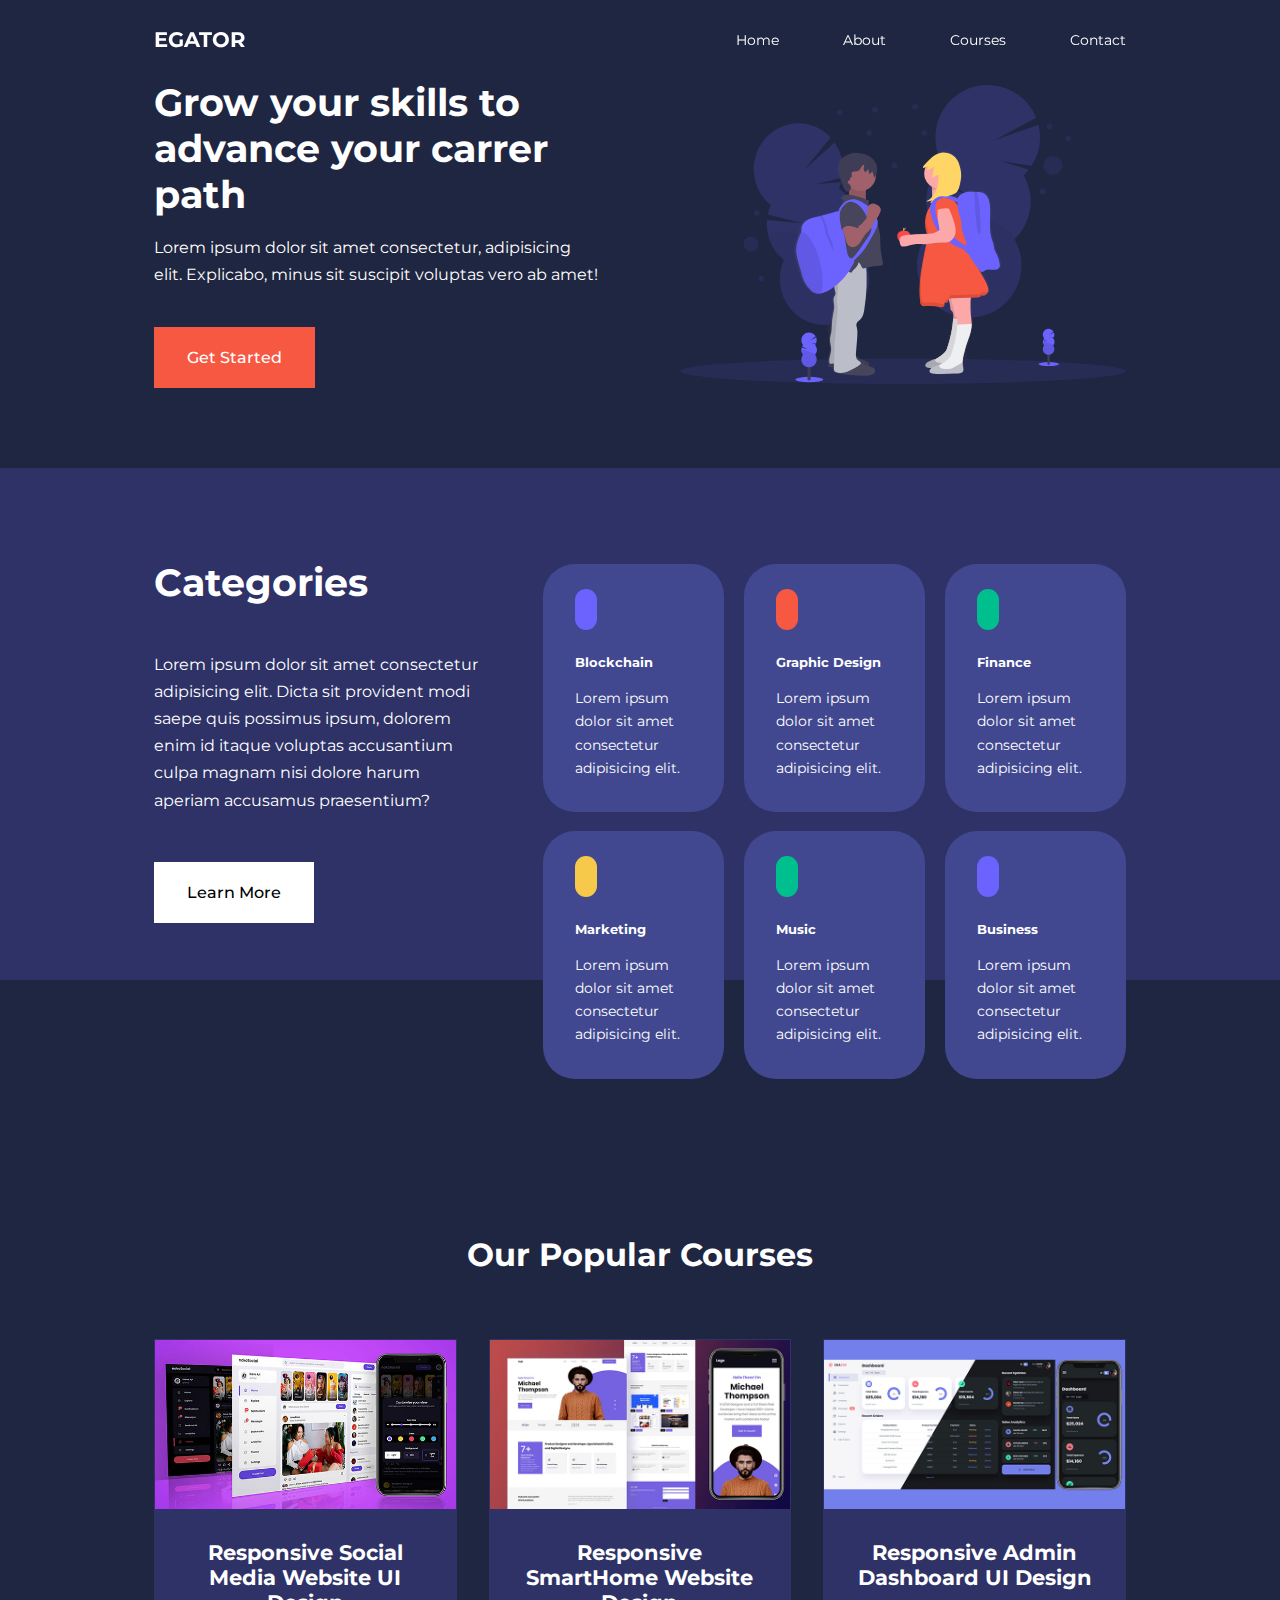
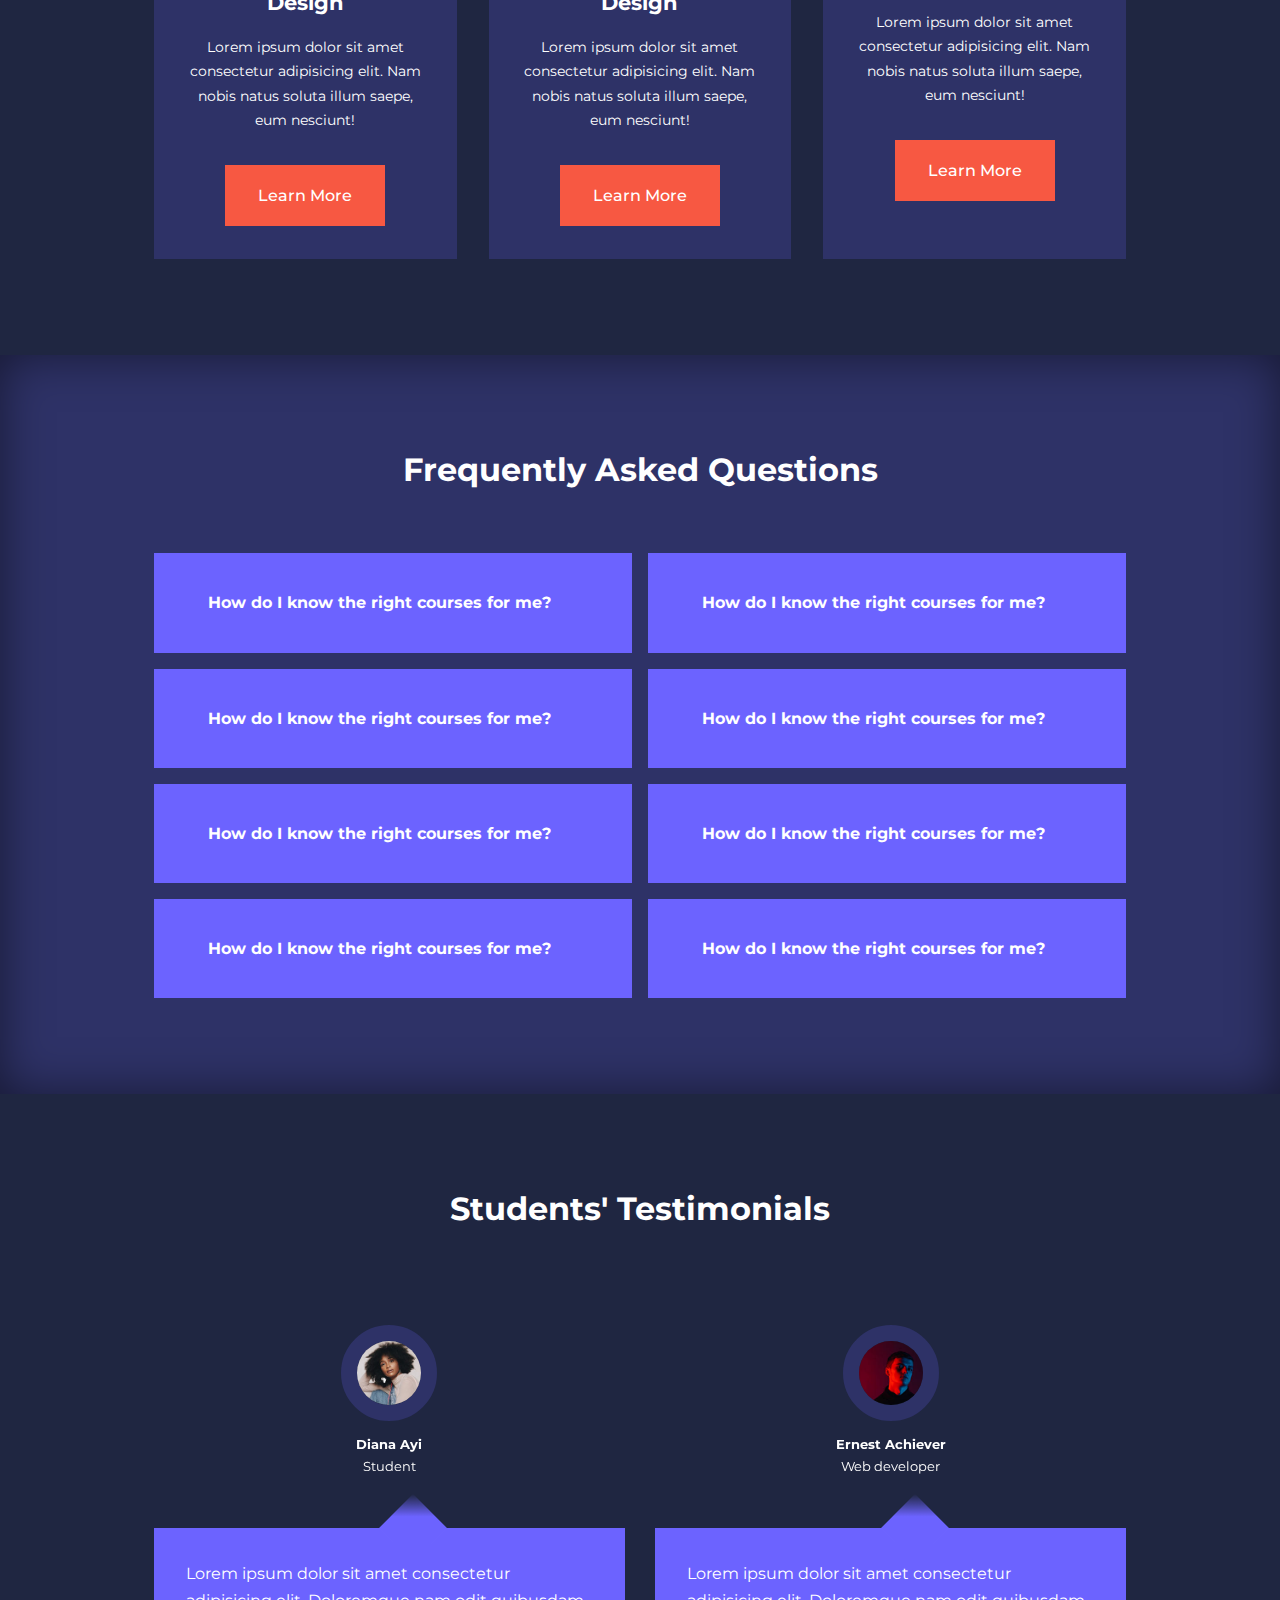
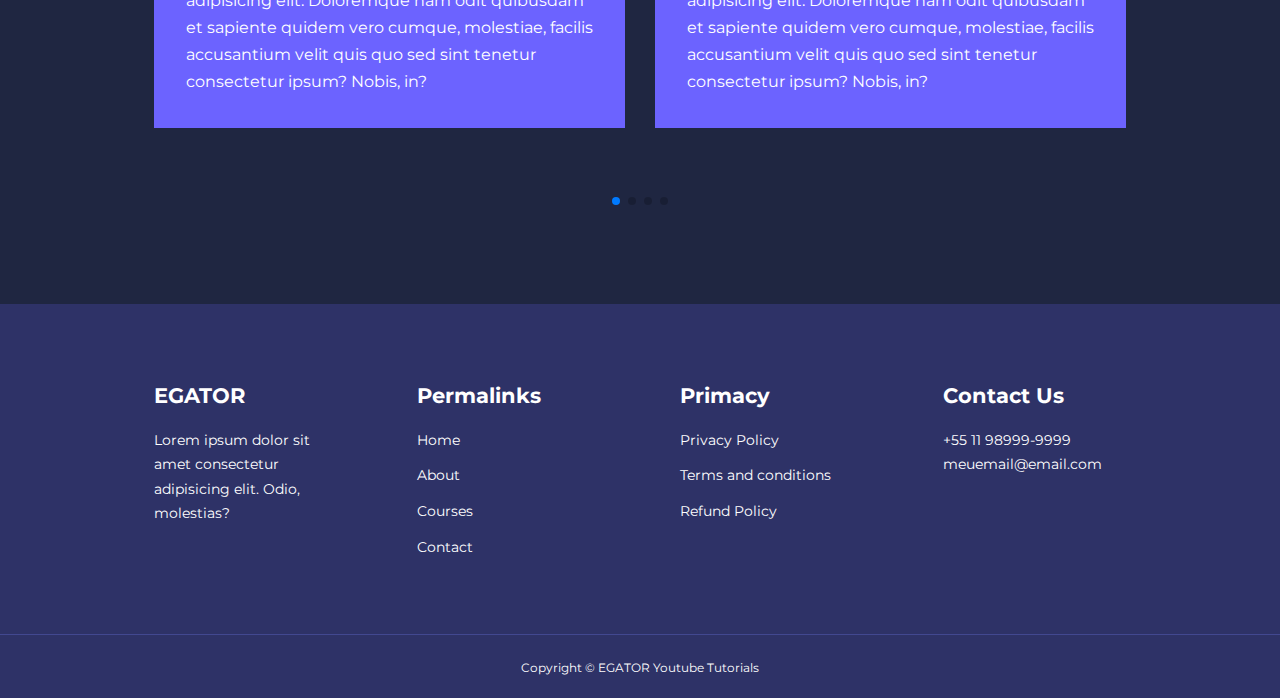
<file: index.html>
<!DOCTYPE html>
<html lang="pt-br">
<head>
    <meta charset="UTF-8">
    <meta http-equiv="X-UA-Compatible" content="IE=edge">
    <meta name="viewport" content="width=device-width, initial-scale=1.0">
    <title>Website Educação</title>
    <!-- ICONSCOUT CDN -->
    <link rel="stylesheet" href="https://unicons.iconscout.com/release/v2.1.6/css/unicons.css">
    <!-- GOOGLE FONTS (MONTSERRAT) -->
    <link rel="preconnect" href="https://fonts.googleapis.com">
    <link rel="preconnect" href="https://fonts.gstatic.com" crossorigin>
    <link href="https://fonts.googleapis.com/css2?family=Montserrat:wght@300;400;500;600;700;800;900&display=swap" rel="stylesheet">
    <!-- SWIPER JS -->
    <link rel="stylesheet" href="https://cdn.jsdelivr.net/npm/swiper@8/swiper-bundle.min.css"/>
    
    <link rel="stylesheet" href="./css/style.css">
</head>
<body>
     <!-- ========================= NAVBAR ================== -->
    <nav>
        <div class="container nav__container">
            <a href="index.html"><h4>EGATOR</h4></a>
            <ul class="nav__menu">
                <li><a href="index.html">Home</a></li>
                <li><a href="about.html">About</a></li>
                <li><a href="courses.html">Courses</a></li>
                <li><a href="contact.html">Contact</a></li>
            </ul>
            <button id="open-menu-btn"><i class="uil uil-bars"></i></button>
            <button id="close-menu-btn"><i class="uil uil-multiply"></i></button>
        </div>
    </nav>
    <!-- ========================= END OF NAVBAR ================== -->

    <!-- ========================= HEADER ================== -->
    <header>
        <div class="container header__container">
            <div class="header__left">
                <h1>Grow your skills to advance your carrer path</h1>
                <p>Lorem ipsum dolor sit amet consectetur, adipisicing elit. Explicabo, minus sit suscipit voluptas vero ab amet!</p>
                <a href="courses.html" class="btn btn-primary">Get Started</a>
            </div>
            <div class="header__right">
                <div class="header__right-image">
                    <img src="images/header.svg" alt="">
                </div>
            </div>
        </div>
    </header>
       <!-- ========================= END OF HEADER ================== -->


    <section class="categories">
        <div class="container categories__container">
            <div class="categories__left">
                <h1>Categories</h1>
                <p>
                    Lorem ipsum dolor sit amet consectetur adipisicing elit. Dicta sit provident modi saepe quis possimus ipsum, dolorem enim id itaque voluptas accusantium culpa magnam nisi dolore harum aperiam accusamus praesentium?
                </p>
                <a href="#" class="btn">Learn More</a>
            </div>

            <div class="categories__right">
                <article class="category">
                    <span class="category__icon"><i class="uil uil-bitcoin-circle"></i></span>
                    <h5>Blockchain</h5>
                    <p>Lorem ipsum dolor sit amet consectetur adipisicing elit.</p>
                </article>

                <article class="category">
                    <span class="category__icon"><i class="uil uil-palette"></i></span>
                    <h5>Graphic Design</h5>
                    <p>Lorem ipsum dolor sit amet consectetur adipisicing elit.</p>
                </article>

                <article class="category">
                    <span class="category__icon"><i class="uil uil-usd-circle"></i></span>
                    <h5>Finance</h5>
                    <p>Lorem ipsum dolor sit amet consectetur adipisicing elit.</p>
                </article>

                <article class="category">
                    <span class="category__icon"><i class="uil uil-megaphone"></i></span>
                    <h5>Marketing</h5>
                    <p>Lorem ipsum dolor sit amet consectetur adipisicing elit.</p>
                </article>

                <article class="category">
                    <span class="category__icon"><i class="uil uil-music"></i></span>
                    <h5>Music</h5>
                    <p>Lorem ipsum dolor sit amet consectetur adipisicing elit.</p>
                </article>

                <article class="category">
                    <span class="category__icon"><i class="uil uil-puzzle-piece"></i></span>
                    <h5>Business</h5>
                    <p>Lorem ipsum dolor sit amet consectetur adipisicing elit.</p>
                </article>
            </div>
        </div>
    </section>

    <!-- ========================= END OF CATEGORIES ================== -->

    <section class="courses">
        <h2>Our Popular Courses</h2>
        <div class="container courses__container">
            <article class="course">
                <div class="course__image">
                    <img src="./images/course1.jpg" alt="course 1">
                </div>
                <div class="course__info">
                    <h4>Responsive Social Media Website UI Design</h4>
                    <p>Lorem ipsum dolor sit amet consectetur adipisicing elit. Nam nobis natus soluta illum saepe, eum nesciunt!</p>
                    <a href="courses.html" class="btn btn-primary">Learn More</a>
                </div>
            </article>

            <article class="course">
                <div class="course__image">
                    <img src="./images/course2.jpg" alt="course 2">
                </div>
                <div class="course__info">
                    <h4>Responsive SmartHome Website Design</h4>
                    <p>Lorem ipsum dolor sit amet consectetur adipisicing elit. Nam nobis natus soluta illum saepe, eum nesciunt!</p>
                    <a href="courses.html" class="btn btn-primary">Learn More</a>
                </div>
            </article>

            <article class="course">
                <div class="course__image">
                    <img src="./images/course3.jpg" alt="course 3">
                </div>
                <div class="course__info">
                    <h4>Responsive Admin Dashboard UI Design</h4>
                    <p>Lorem ipsum dolor sit amet consectetur adipisicing elit. Nam nobis natus soluta illum saepe, eum nesciunt!</p>
                    <a href="courses.html" class="btn btn-primary">Learn More</a>
                </div>
            </article>
        </div>
    </section>

    <!-- ========================= END OF COURSES ================== -->

    <section class="faqs">
        <h2>Frequently Asked Questions</h2>
        <div class="container faqs__container">
            <article class="faq">
                <div class="faq__icon"><i class="uil uil-plus"></i></div>
                <div class="question__answer">
                    <h4>How do I know the right courses for me?</h4>
                    <p>Lorem ipsum dolor sit amet consectetur adipisicing elit. Ut a perferendis tempora soluta consectetur iure, repellat ad modi nulla blanditiis voluptas necessitatibus perspiciatis fugiat temporibus animi dolorum voluptatum placeat quia?</p>
                </div>
            </article>

            <article class="faq">
                <div class="faq__icon"><i class="uil uil-plus"></i></div>
                <div class="question__answer">
                    <h4>How do I know the right courses for me?</h4>
                    <p>Lorem ipsum dolor sit amet consectetur adipisicing elit. Ut a perferendis tempora soluta consectetur iure, repellat ad modi nulla blanditiis voluptas necessitatibus perspiciatis fugiat temporibus animi dolorum voluptatum placeat quia?</p>
                </div>
            </article>

            <article class="faq">
                <div class="faq__icon"><i class="uil uil-plus"></i></div>
                <div class="question__answer">
                    <h4>How do I know the right courses for me?</h4>
                    <p>Lorem ipsum dolor sit amet consectetur adipisicing elit. Ut a perferendis tempora soluta consectetur iure, repellat ad modi nulla blanditiis voluptas necessitatibus perspiciatis fugiat temporibus animi dolorum voluptatum placeat quia?</p>
                </div>
            </article>

            <article class="faq">
                <div class="faq__icon"><i class="uil uil-plus"></i></div>
                <div class="question__answer">
                    <h4>How do I know the right courses for me?</h4>
                    <p>Lorem ipsum dolor sit amet consectetur adipisicing elit. Ut a perferendis tempora soluta consectetur iure, repellat ad modi nulla blanditiis voluptas necessitatibus perspiciatis fugiat temporibus animi dolorum voluptatum placeat quia?</p>
                </div>
            </article>

            <article class="faq">
                <div class="faq__icon"><i class="uil uil-plus"></i></div>
                <div class="question__answer">
                    <h4>How do I know the right courses for me?</h4>
                    <p>Lorem ipsum dolor sit amet consectetur adipisicing elit. Ut a perferendis tempora soluta consectetur iure, repellat ad modi nulla blanditiis voluptas necessitatibus perspiciatis fugiat temporibus animi dolorum voluptatum placeat quia?</p>
                </div>
            </article>

            <article class="faq">
                <div class="faq__icon"><i class="uil uil-plus"></i></div>
                <div class="question__answer">
                    <h4>How do I know the right courses for me?</h4>
                    <p>Lorem ipsum dolor sit amet consectetur adipisicing elit. Ut a perferendis tempora soluta consectetur iure, repellat ad modi nulla blanditiis voluptas necessitatibus perspiciatis fugiat temporibus animi dolorum voluptatum placeat quia?</p>
                </div>
            </article>

            <article class="faq">
                <div class="faq__icon"><i class="uil uil-plus"></i></div>
                <div class="question__answer">
                    <h4>How do I know the right courses for me?</h4>
                    <p>Lorem ipsum dolor sit amet consectetur adipisicing elit. Ut a perferendis tempora soluta consectetur iure, repellat ad modi nulla blanditiis voluptas necessitatibus perspiciatis fugiat temporibus animi dolorum voluptatum placeat quia?</p>
                </div>
            </article>

            <article class="faq">
                <div class="faq__icon"><i class="uil uil-plus"></i></div>
                <div class="question__answer">
                    <h4>How do I know the right courses for me?</h4>
                    <p>Lorem ipsum dolor sit amet consectetur adipisicing elit. Ut a perferendis tempora soluta consectetur iure, repellat ad modi nulla blanditiis voluptas necessitatibus perspiciatis fugiat temporibus animi dolorum voluptatum placeat quia?</p>
                </div>
            </article>
        </div>
    </section>

    <!-- ========================= END OF FAQ ================== -->

    <section class="container testimonials__container mySwiper">
        <h2>Students' Testimonials</h2>
        <div class="swiper-wrapper">
            <article class="testimonial swiper-slide">
                <div class="avatar">
                    <img src="./images/avatar1.jpg" alt="avatar 1">
                </div>
                <div class="testimonial__info">
                    <h5>Diana Ayi</h5>
                    <small>Student</small>
                </div>
                <div class="testimonial__body">
                    <p>Lorem ipsum dolor sit amet consectetur adipisicing elit. Doloremque nam odit quibusdam et sapiente quidem vero cumque, molestiae, facilis accusantium velit quis quo sed sint tenetur consectetur ipsum? Nobis, in?</p>
                </div>
            </article>

            <article class="testimonial swiper-slide">
                <div class="avatar">
                    <img src="./images/avatar2.jpg" alt="avatar 2">
                </div>
                <div class="testimonial__info">
                    <h5>Ernest Achiever</h5>
                    <small>Web developer</small>
                </div>
                <div class="testimonial__body">
                    <p>Lorem ipsum dolor sit amet consectetur adipisicing elit. Doloremque nam odit quibusdam et sapiente quidem vero cumque, molestiae, facilis accusantium velit quis quo sed sint tenetur consectetur ipsum? Nobis, in?</p>
                </div>
            </article>

            <article class="testimonial swiper-slide">
                <div class="avatar">
                    <img src="./images/avatar3.jpg" alt="avatar 3">
                </div>
                <div class="testimonial__info">
                    <h5>Edem Quist</h5>
                    <small>Student</small>
                </div>
                <div class="testimonial__body">
                    <p>Lorem ipsum dolor sit amet consectetur adipisicing elit. Doloremque nam odit quibusdam et sapiente quidem vero cumque, molestiae, facilis accusantium velit quis quo sed sint tenetur consectetur ipsum? Nobis, in?</p>
                </div>
            </article>

            <article class="testimonial swiper-slide">
                <div class="avatar">
                    <img src="./images/avatar4.jpg" alt="avatar 4">
                </div>
                <div class="testimonial__info">
                    <h5>Hajia Bintu</h5>
                    <small>Student</small>
                </div>
                <div class="testimonial__body">
                    <p>Lorem ipsum dolor sit amet consectetur adipisicing elit. Doloremque nam odit quibusdam et sapiente quidem vero cumque, molestiae, facilis accusantium velit quis quo sed sint tenetur consectetur ipsum? Nobis, in?</p>
                </div>
            </article>

            <article class="testimonial swiper-slide">
                <div class="avatar">
                    <img src="./images/avatar5.jpg" alt="avatar 5">
                </div>
                <div class="testimonial__info">
                    <h5>Jane Doe</h5>
                    <small>Student</small>
                </div>
                <div class="testimonial__body">
                    <p>Lorem ipsum dolor sit amet consectetur adipisicing elit. Doloremque nam odit quibusdam et sapiente quidem vero cumque, molestiae, facilis accusantium velit quis quo sed sint tenetur consectetur ipsum? Nobis, in?</p>
                </div>
            </article>
        </div>
        <div class="swiper-pagination"></div>
    </section>

    <!-- ========================= END OF TESTIMONIALS ================== -->

    <footer>
        <div class="container footer__container">
            <div class="footer__1">
                <a href="index.html" class="footer__logo"><h4>EGATOR</h4></a>
                <p>Lorem ipsum dolor sit amet consectetur adipisicing elit. Odio, molestias?</p>
            </div>

            <div class="footer__2">
                <h4>Permalinks</h4>
                <ul class="permalinks">
                    <li><a href="index.html">Home</a></li>
                    <li><a href="about.html">About</a></li>
                    <li><a href="courses.html">Courses</a></li>
                    <li><a href="contact.html">Contact</a></li>
                </ul>
            </div>

            <div class="footer__3">
                <h4>Primacy</h4>
                <ul class="privacy">
                    <li><a href="#">Privacy Policy</a></li>
                    <li><a href="#">Terms and conditions</a></li>
                    <li><a href="#">Refund Policy</a></li>
                </ul>
            </div>

            <div class="footer__4">
                <h4>Contact Us</h4>
                <div>
                    <p>+55 11 98999-9999</p>
                    <p>meuemail@email.com</p>
                </div>

                <ul class="footer__socials">
                    <li>
                        <a href="https://facebook.com"><i class="uil uil-facebook-f"></i></a>
                    </li>
                    <li>
                        <a href="https://instagram.com"><i class="uil uil-instagram-alt"></i></a>
                    </li>
                    <li>
                        <a href="https://twitter.com"><i class="uil uil-twitter"></i></a>
                    </li>
                    <li>
                        <a href="https://linkedin.com"><i class="uil uil-linkedin-alt"></i></a>
                    </li>
                </ul>
            </div>
        </div>
        <div class="footer__copyright">
            <small>Copyright &copy; EGATOR Youtube Tutorials</small>
        </div>
    </footer>


    <script src="./main.js"></script>
    <script src="https://cdn.jsdelivr.net/npm/swiper@8/swiper-bundle.min.js"></script>

    <script>
        var swiper = new Swiper(".mySwiper", {
        slidesPerView: 1,
        spaceBetween: 30,
        pagination: {
          el: ".swiper-pagination",
          clickable: true,
        },
        //when window widht is >= 600px
        breakpoints: {
            600: {
                slidesPerView: 2,
            }
        }
      });
    </script>
</body>
</html>
</file>
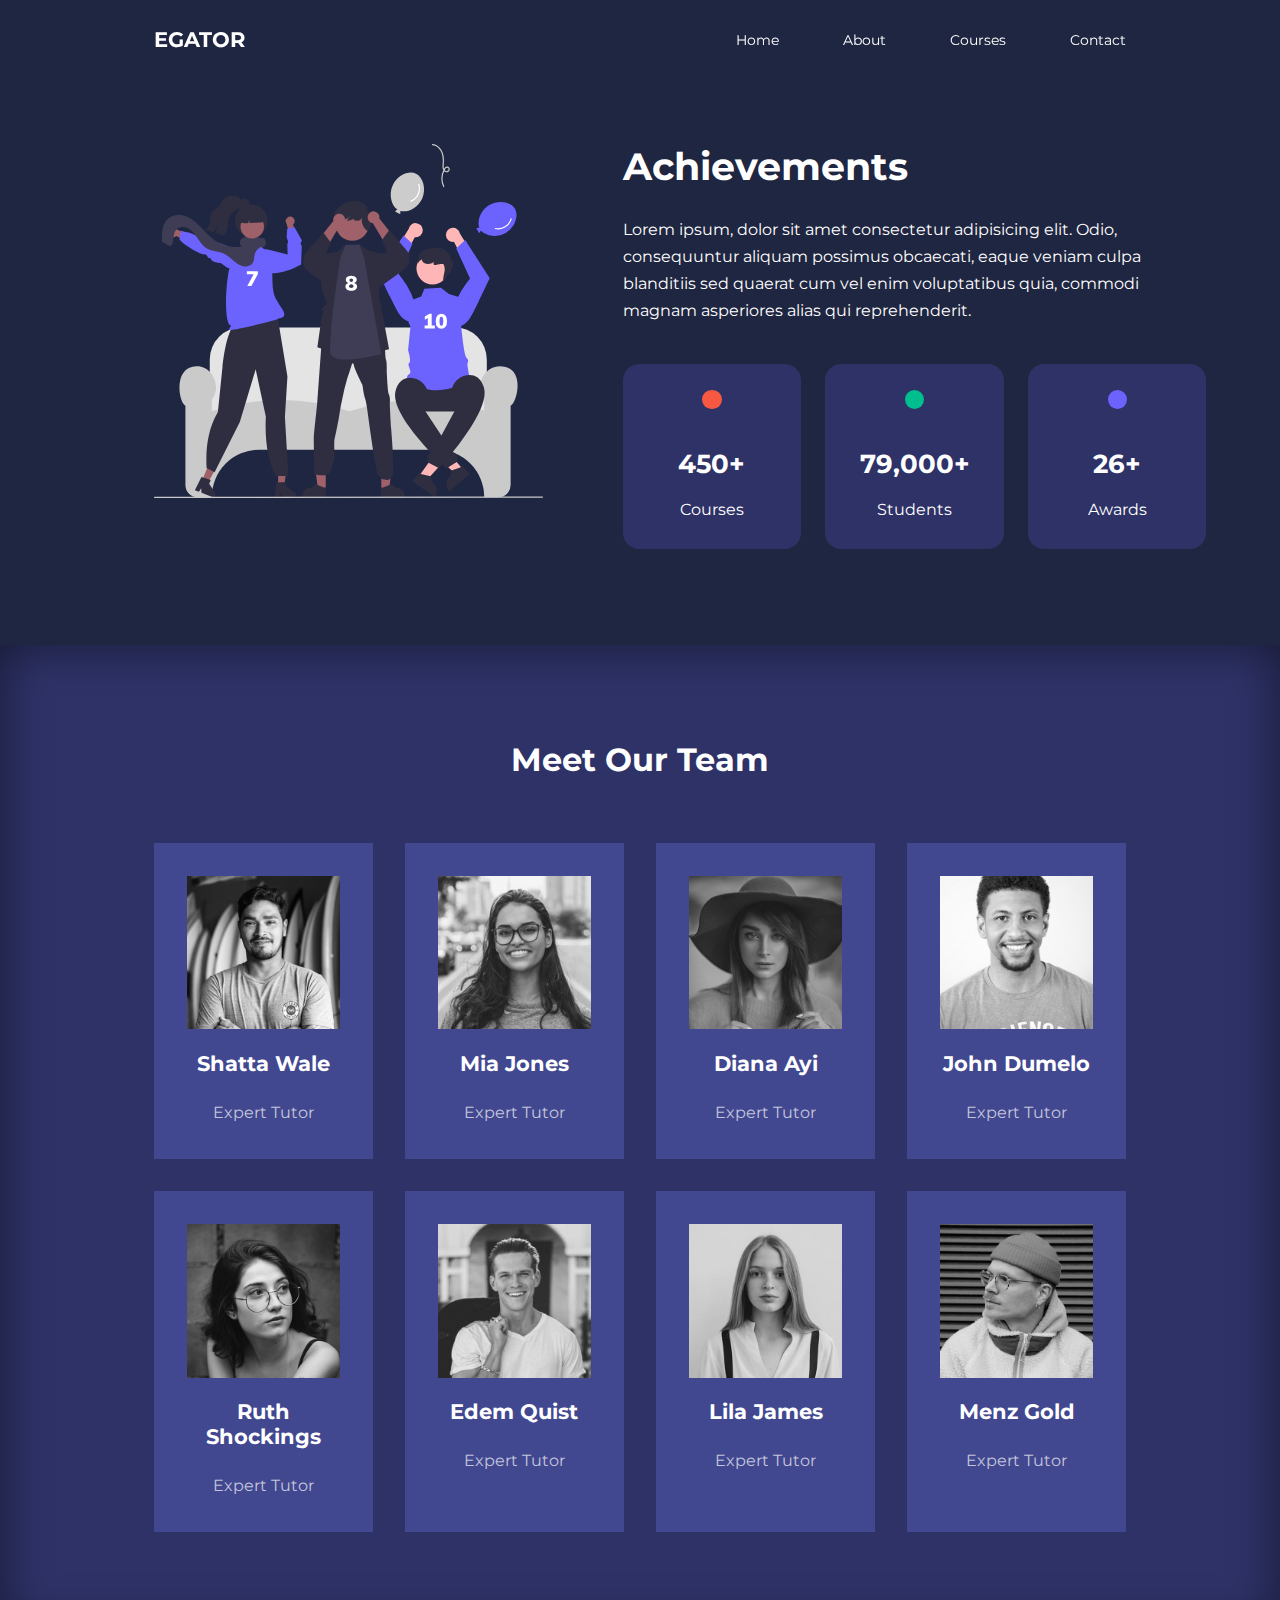
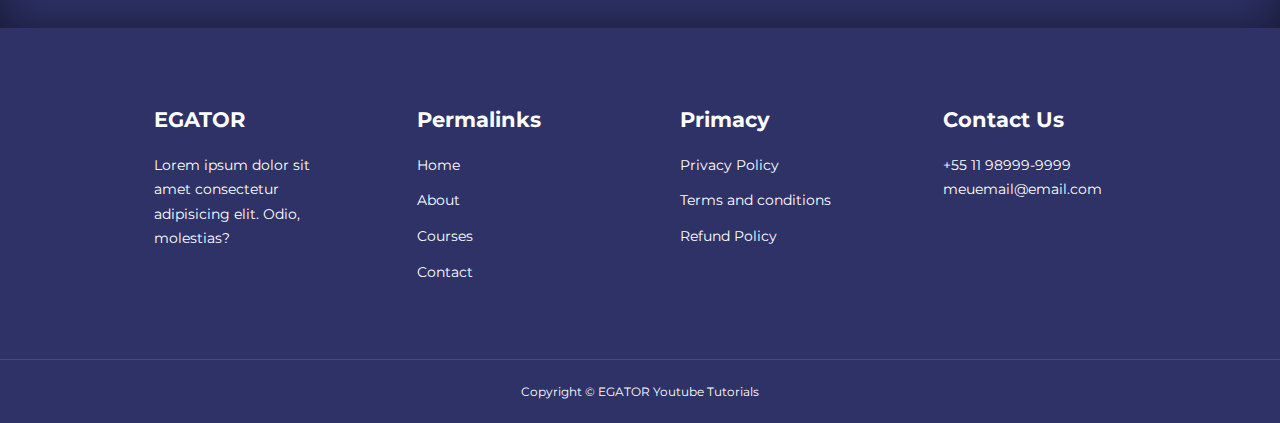
<file: about.html>
<!DOCTYPE html>
<html lang="pt-br">
<head>
    <meta charset="UTF-8">
    <meta http-equiv="X-UA-Compatible" content="IE=edge">
    <meta name="viewport" content="width=device-width, initial-scale=1.0">
    <title>Website Educação</title>
    <!-- ICONSCOUT CDN -->
    <link rel="stylesheet" href="https://unicons.iconscout.com/release/v2.1.6/css/unicons.css">
    <!-- GOOGLE FONTS (MONTSERRAT) -->
    <link rel="preconnect" href="https://fonts.googleapis.com">
    <link rel="preconnect" href="https://fonts.gstatic.com" crossorigin>
    <link href="https://fonts.googleapis.com/css2?family=Montserrat:wght@300;400;500;600;700;800;900&display=swap" rel="stylesheet">
    <!-- SWIPER JS -->
    <link rel="stylesheet" href="https://cdn.jsdelivr.net/npm/swiper@8/swiper-bundle.min.css"/>
    
    <link rel="stylesheet" href="./css/style.css">
    <link rel="stylesheet" href="./css/about.css">
</head>
<body>
     <!-- ========================= NAVBAR ================== -->
    <nav>
        <div class="container nav__container">
            <a href="index.html"><h4>EGATOR</h4></a>
            <ul class="nav__menu">
                <li><a href="index.html">Home</a></li>
                <li><a href="about.html">About</a></li>
                <li><a href="courses.html">Courses</a></li>
                <li><a href="contact.html">Contact</a></li>
            </ul>
            <button id="open-menu-btn"><i class="uil uil-bars"></i></button>
            <button id="close-menu-btn"><i class="uil uil-multiply"></i></button>
        </div>
    </nav>
    <!-- ========================= END OF NAVBAR ================== -->

    <section class="about__achievements">
        <div class="container about__achievements-container">
            <div class="about__achievements-left">
                <img src="images/about achievements.svg" alt="">
            </div>
            <div class="about__achievements-right">
                <h1>Achievements</h1>
                <p>Lorem ipsum, dolor sit amet consectetur adipisicing elit. Odio, consequuntur aliquam possimus obcaecati, eaque veniam culpa blanditiis sed quaerat cum vel enim voluptatibus quia, commodi magnam asperiores alias qui reprehenderit.</p>
                <div class="achievements__cards">
                    <article class="achievement__card">
                        <span class="achievement__icon">
                            <i class="uil uil-video"></i>
                        </span>
                        <h3>450+</h3>
                        <p>Courses</p>
                    </article>

                    <article class="achievement__card">
                        <span class="achievement__icon">
                            <i class="uil uil-users-alt"></i>
                        </span>
                        <h3>79,000+</h3>
                        <p>Students</p>
                    </article>

                    <article class="achievement__card">
                        <span class="achievement__icon">
                            <i class="uil uil-trophy"></i>
                        </span>
                        <h3>26+</h3>
                        <p>Awards</p>
                    </article>
                </div>
            </div>
        </div>
    </section>


    <!-- ========================= END OF ACHIEVEMENTS ================== -->

    <section class="team">
        <h2>Meet Our Team</h2>
        <div class="container team__container">
            <article class="team__member">
                <div class="team__member-image">
                    <img src="images/tm1.jpg" alt="">
                </div>
                <div class="team__member-info">
                    <h4>Shatta Wale</h4>
                    <p>Expert Tutor</p>
                </div>
                <div class="team__member-socials">
                    <a href="https://instagram.com" target="_blank"><i class="uil uil-instagram"></i></a>
                    <a href="https://twitter.com" target="_blank"><i class="uil uil-twitter-alt"></i></a>
                    <a href="https://linkedin.com" target="_blank"><i class="uil uil-linkedin-alt"></i></a>
                </div>
            </article>
            
            <article class="team__member">
                <div class="team__member-image">
                    <img src="images/tm2.jpg" alt="">
                </div>
                <div class="team__member-info">
                    <h4>Mia Jones</h4>
                    <p>Expert Tutor</p>
                </div>
                <div class="team__member-socials">
                    <a href="https://instagram.com" target="_blank"><i class="uil uil-instagram"></i></a>
                    <a href="https://twitter.com" target="_blank"><i class="uil uil-twitter-alt"></i></a>
                    <a href="https://linkedin.com" target="_blank"><i class="uil uil-linkedin-alt"></i></a>
                </div>
            </article>

            <article class="team__member">
                <div class="team__member-image">
                    <img src="images/tm3.jpg" alt="">
                </div>
                <div class="team__member-info">
                    <h4>Diana Ayi</h4>
                    <p>Expert Tutor</p>
                </div>
                <div class="team__member-socials">
                    <a href="https://instagram.com" target="_blank"><i class="uil uil-instagram"></i></a>
                    <a href="https://twitter.com" target="_blank"><i class="uil uil-twitter-alt"></i></a>
                    <a href="https://linkedin.com" target="_blank"><i class="uil uil-linkedin-alt"></i></a>
                </div>
            </article>

            <article class="team__member">
                <div class="team__member-image">
                    <img src="images/tm4.jpg" alt="">
                </div>
                <div class="team__member-info">
                    <h4>John Dumelo</h4>
                    <p>Expert Tutor</p>
                </div>
                <div class="team__member-socials">
                    <a href="https://instagram.com" target="_blank"><i class="uil uil-instagram"></i></a>
                    <a href="https://twitter.com" target="_blank"><i class="uil uil-twitter-alt"></i></a>
                    <a href="https://linkedin.com" target="_blank"><i class="uil uil-linkedin-alt"></i></a>
                </div>
            </article>

            <article class="team__member">
                <div class="team__member-image">
                    <img src="images/tm5.jpg" alt="">
                </div>
                <div class="team__member-info">
                    <h4>Ruth Shockings</h4>
                    <p>Expert Tutor</p>
                </div>
                <div class="team__member-socials">
                    <a href="https://instagram.com" target="_blank"><i class="uil uil-instagram"></i></a>
                    <a href="https://twitter.com" target="_blank"><i class="uil uil-twitter-alt"></i></a>
                    <a href="https://linkedin.com" target="_blank"><i class="uil uil-linkedin-alt"></i></a>
                </div>
            </article>

            <article class="team__member">
                <div class="team__member-image">
                    <img src="images/tm6.jpg" alt="">
                </div>
                <div class="team__member-info">
                    <h4>Edem Quist</h4>
                    <p>Expert Tutor</p>
                </div>
                <div class="team__member-socials">
                    <a href="https://instagram.com" target="_blank"><i class="uil uil-instagram"></i></a>
                    <a href="https://twitter.com" target="_blank"><i class="uil uil-twitter-alt"></i></a>
                    <a href="https://linkedin.com" target="_blank"><i class="uil uil-linkedin-alt"></i></a>
                </div>
            </article>

            <article class="team__member">
                <div class="team__member-image">
                    <img src="images/tm7.jpg" alt="">
                </div>
                <div class="team__member-info">
                    <h4>Lila James</h4>
                    <p>Expert Tutor</p>
                </div>
                <div class="team__member-socials">
                    <a href="https://instagram.com" target="_blank"><i class="uil uil-instagram"></i></a>
                    <a href="https://twitter.com" target="_blank"><i class="uil uil-twitter-alt"></i></a>
                    <a href="https://linkedin.com" target="_blank"><i class="uil uil-linkedin-alt"></i></a>
                </div>
            </article>

            <article class="team__member">
                <div class="team__member-image">
                    <img src="images/tm8.jpg" alt="">
                </div>
                <div class="team__member-info">
                    <h4>Menz Gold</h4>
                    <p>Expert Tutor</p>
                </div>
                <div class="team__member-socials">
                    <a href="https://instagram.com" target="_blank"><i class="uil uil-instagram"></i></a>
                    <a href="https://twitter.com" target="_blank"><i class="uil uil-twitter-alt"></i></a>
                    <a href="https://linkedin.com" target="_blank"><i class="uil uil-linkedin-alt"></i></a>
                </div>
            </article>

        </div>
    </section>

    <footer>
        <div class="container footer__container">
            <div class="footer__1">
                <a href="index.html" class="footer__logo"><h4>EGATOR</h4></a>
                <p>Lorem ipsum dolor sit amet consectetur adipisicing elit. Odio, molestias?</p>
            </div>

            <div class="footer__2">
                <h4>Permalinks</h4>
                <ul class="permalinks">
                    <li><a href="index.html">Home</a></li>
                    <li><a href="about.html">About</a></li>
                    <li><a href="courses.html">Courses</a></li>
                    <li><a href="contact.html">Contact</a></li>
                </ul>
            </div>

            <div class="footer__3">
                <h4>Primacy</h4>
                <ul class="privacy">
                    <li><a href="#">Privacy Policy</a></li>
                    <li><a href="#">Terms and conditions</a></li>
                    <li><a href="#">Refund Policy</a></li>
                </ul>
            </div>

            <div class="footer__4">
                <h4>Contact Us</h4>
                <div>
                    <p>+55 11 98999-9999</p>
                    <p>meuemail@email.com</p>
                </div>

                <ul class="footer__socials">
                    <li>
                        <a href="#"><i class="uil uil-facebook-f"></i></a>
                    </li>
                    <li>
                        <a href="#"><i class="uil uil-instagram-alt"></i></a>
                    </li>
                    <li>
                        <a href="#"><i class="uil uil-twitter"></i></a>
                    </li>
                    <li>
                        <a href="#"><i class="uil uil-linkedin-alt"></i></a>
                    </li>
                </ul>
            </div>
        </div>
        <div class="footer__copyright">
            <small>Copyright &copy; EGATOR Youtube Tutorials</small>
        </div>
    </footer>

    <script src="./main.js"></script>

</body>
</html>
</file>
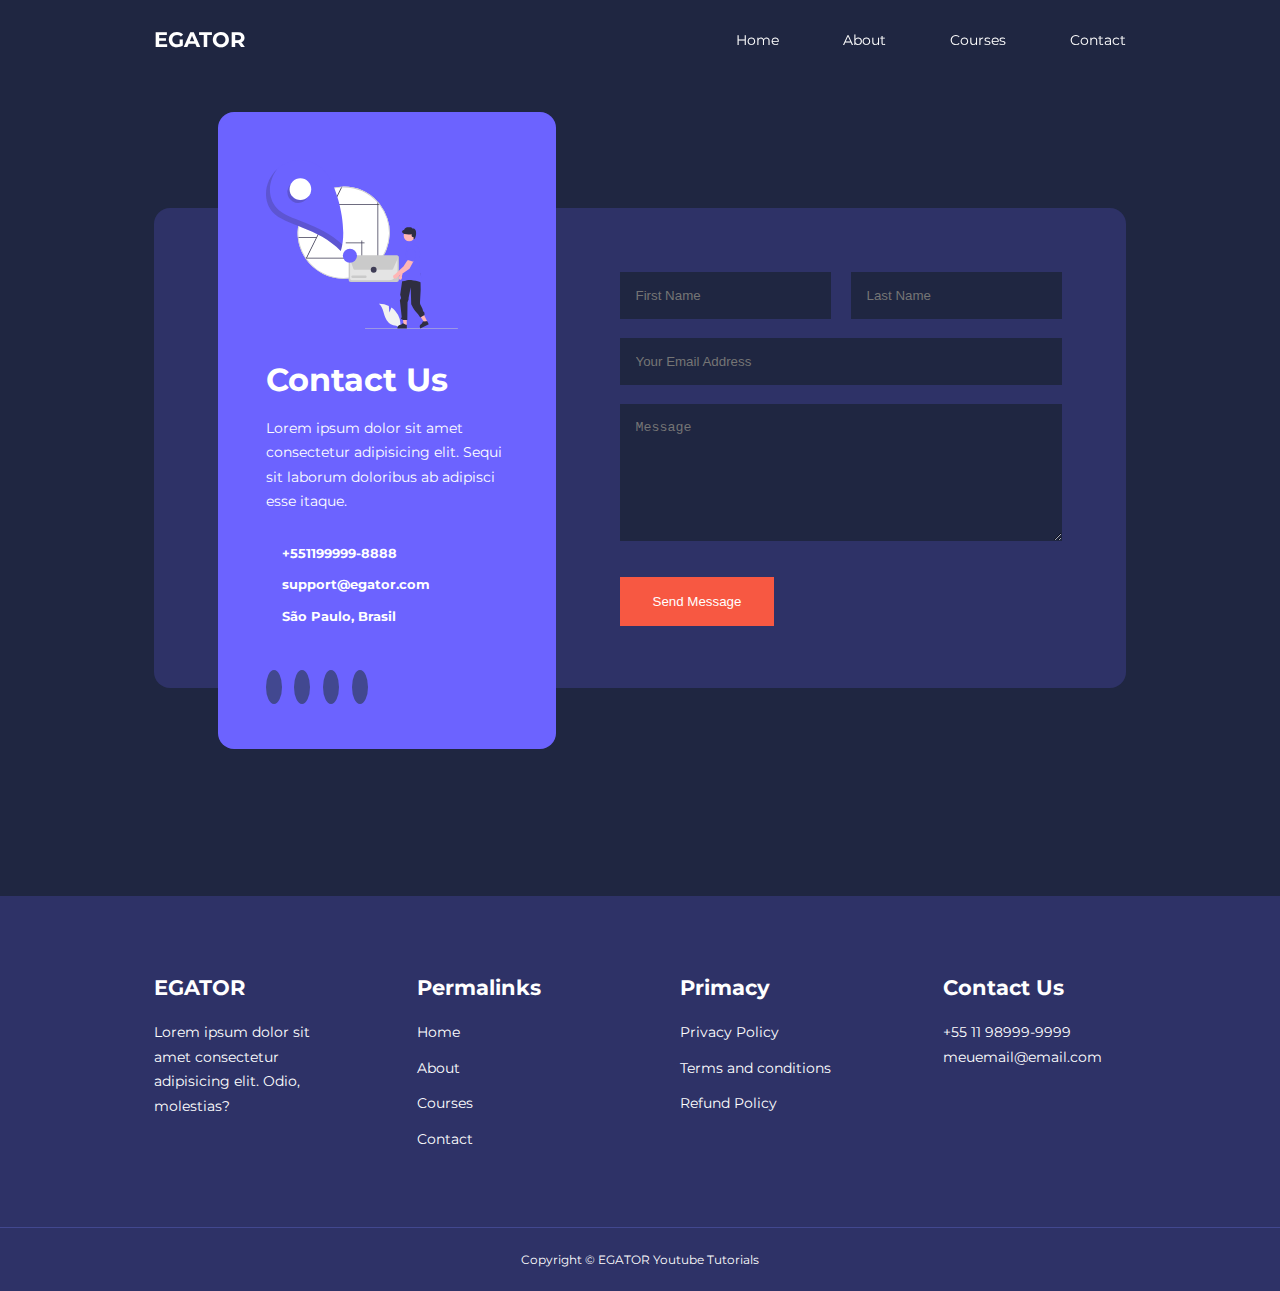
<file: contact.html>
<!DOCTYPE html>
<html lang="pt-br">
<head>
    <meta charset="UTF-8">
    <meta http-equiv="X-UA-Compatible" content="IE=edge">
    <meta name="viewport" content="width=device-width, initial-scale=1.0">
    <title>Website Educação</title>
    <!-- ICONSCOUT CDN -->
    <link rel="stylesheet" href="https://unicons.iconscout.com/release/v2.1.6/css/unicons.css">
    <!-- GOOGLE FONTS (MONTSERRAT) -->
    <link rel="preconnect" href="https://fonts.googleapis.com">
    <link rel="preconnect" href="https://fonts.gstatic.com" crossorigin>
    <link href="https://fonts.googleapis.com/css2?family=Montserrat:wght@300;400;500;600;700;800;900&display=swap" rel="stylesheet">
    <!-- SWIPER JS -->
    <link rel="stylesheet" href="https://cdn.jsdelivr.net/npm/swiper@8/swiper-bundle.min.css"/>
    
    <link rel="stylesheet" href="./css/style.css">
    <link rel="stylesheet" href="./css/contact.css">
</head>
<body>
     <!-- ========================= NAVBAR ================== -->
    <nav>
        <div class="container nav__container">
            <a href="index.html"><h4>EGATOR</h4></a>
            <ul class="nav__menu">
                <li><a href="index.html">Home</a></li>
                <li><a href="about.html">About</a></li>
                <li><a href="courses.html">Courses</a></li>
                <li><a href="contact.html">Contact</a></li>
            </ul>
            <button id="open-menu-btn"><i class="uil uil-bars"></i></button>
            <button id="close-menu-btn"><i class="uil uil-multiply"></i></button>
        </div>
    </nav>
    <!-- ========================= END OF NAVBAR ================== -->

    <section class="contact">
        <div class="container contact__container">
            <aside class="contact__aside">
                <div class="aside__image">
                    <img src="images/contact.svg" alt="Contact Image">
                </div>
                <h2>Contact Us</h2>
                <p>
                    Lorem ipsum dolor sit amet consectetur adipisicing elit. Sequi sit laborum doloribus ab adipisci esse itaque.
                </p>
                <ul class="contact__details">
                    <li>
                        <i class="uil uil-phone-times"></i>
                        <h5>+551199999-8888</h5>
                    </li>
                    <li>
                        <i class="uil uil-envelope"></i>
                        <h5>support@egator.com</h5>
                    </li>
                    <li>
                        <i class="uil uil-location-point"></i>
                        <h5>São Paulo, Brasil</h5>
                    </li>
                </ul>

                <ul class="contact__socials">
                    <li>
                        <a href="https://facebook.com"><i class="uil uil-facebook-f"></i></a>
                    </li>
                    <li>
                        <a href="https://instagram.com"><i class="uil uil-instagram-alt"></i></a>
                    </li>
                    <li>
                        <a href="https://twitter.com"><i class="uil uil-twitter"></i></a>
                    </li>
                    <li>
                        <a href="https://linkedin.com"><i class="uil uil-linkedin-alt"></i></a>
                    </li>
                </ul>
            </aside>

            <form action="https://formspree.io/f/myyvyvnd" method="POST" class="contact__form">
                <div class="form__name">
                    <input type="text" name="First Name" placeholder="First Name" required>
                    <input type="text" name="Last Name" placeholder="Last Name" required>
                </div>
                <input type="email" name="Email Address" placeholder="Your Email Address" required>
                <textarea name="Message" rows="7" placeholder="Message" required></textarea>
                <button type="submit" class="btn btn-primary">Send Message</button>
            </form>


        </div>
    </section>

    <footer>
        <div class="container footer__container">
            <div class="footer__1">
                <a href="index.html" class="footer__logo"><h4>EGATOR</h4></a>
                <p>Lorem ipsum dolor sit amet consectetur adipisicing elit. Odio, molestias?</p>
            </div>

            <div class="footer__2">
                <h4>Permalinks</h4>
                <ul class="permalinks">
                    <li><a href="index.html">Home</a></li>
                    <li><a href="about.html">About</a></li>
                    <li><a href="courses.html">Courses</a></li>
                    <li><a href="contact.html">Contact</a></li>
                </ul>
            </div>

            <div class="footer__3">
                <h4>Primacy</h4>
                <ul class="privacy">
                    <li><a href="#">Privacy Policy</a></li>
                    <li><a href="#">Terms and conditions</a></li>
                    <li><a href="#">Refund Policy</a></li>
                </ul>
            </div>

            <div class="footer__4">
                <h4>Contact Us</h4>
                <div>
                    <p>+55 11 98999-9999</p>
                    <p>meuemail@email.com</p>
                </div>

                <ul class="footer__socials">
                    <li>
                        <a href="#"><i class="uil uil-facebook-f"></i></a>
                    </li>
                    <li>
                        <a href="#"><i class="uil uil-instagram-alt"></i></a>
                    </li>
                    <li>
                        <a href="#"><i class="uil uil-twitter"></i></a>
                    </li>
                    <li>
                        <a href="#"><i class="uil uil-linkedin-alt"></i></a>
                    </li>
                </ul>
            </div>
        </div>
        <div class="footer__copyright">
            <small>Copyright &copy; EGATOR Youtube Tutorials</small>
        </div>
    </footer>


    <script src="./main.js"></script>
</file>
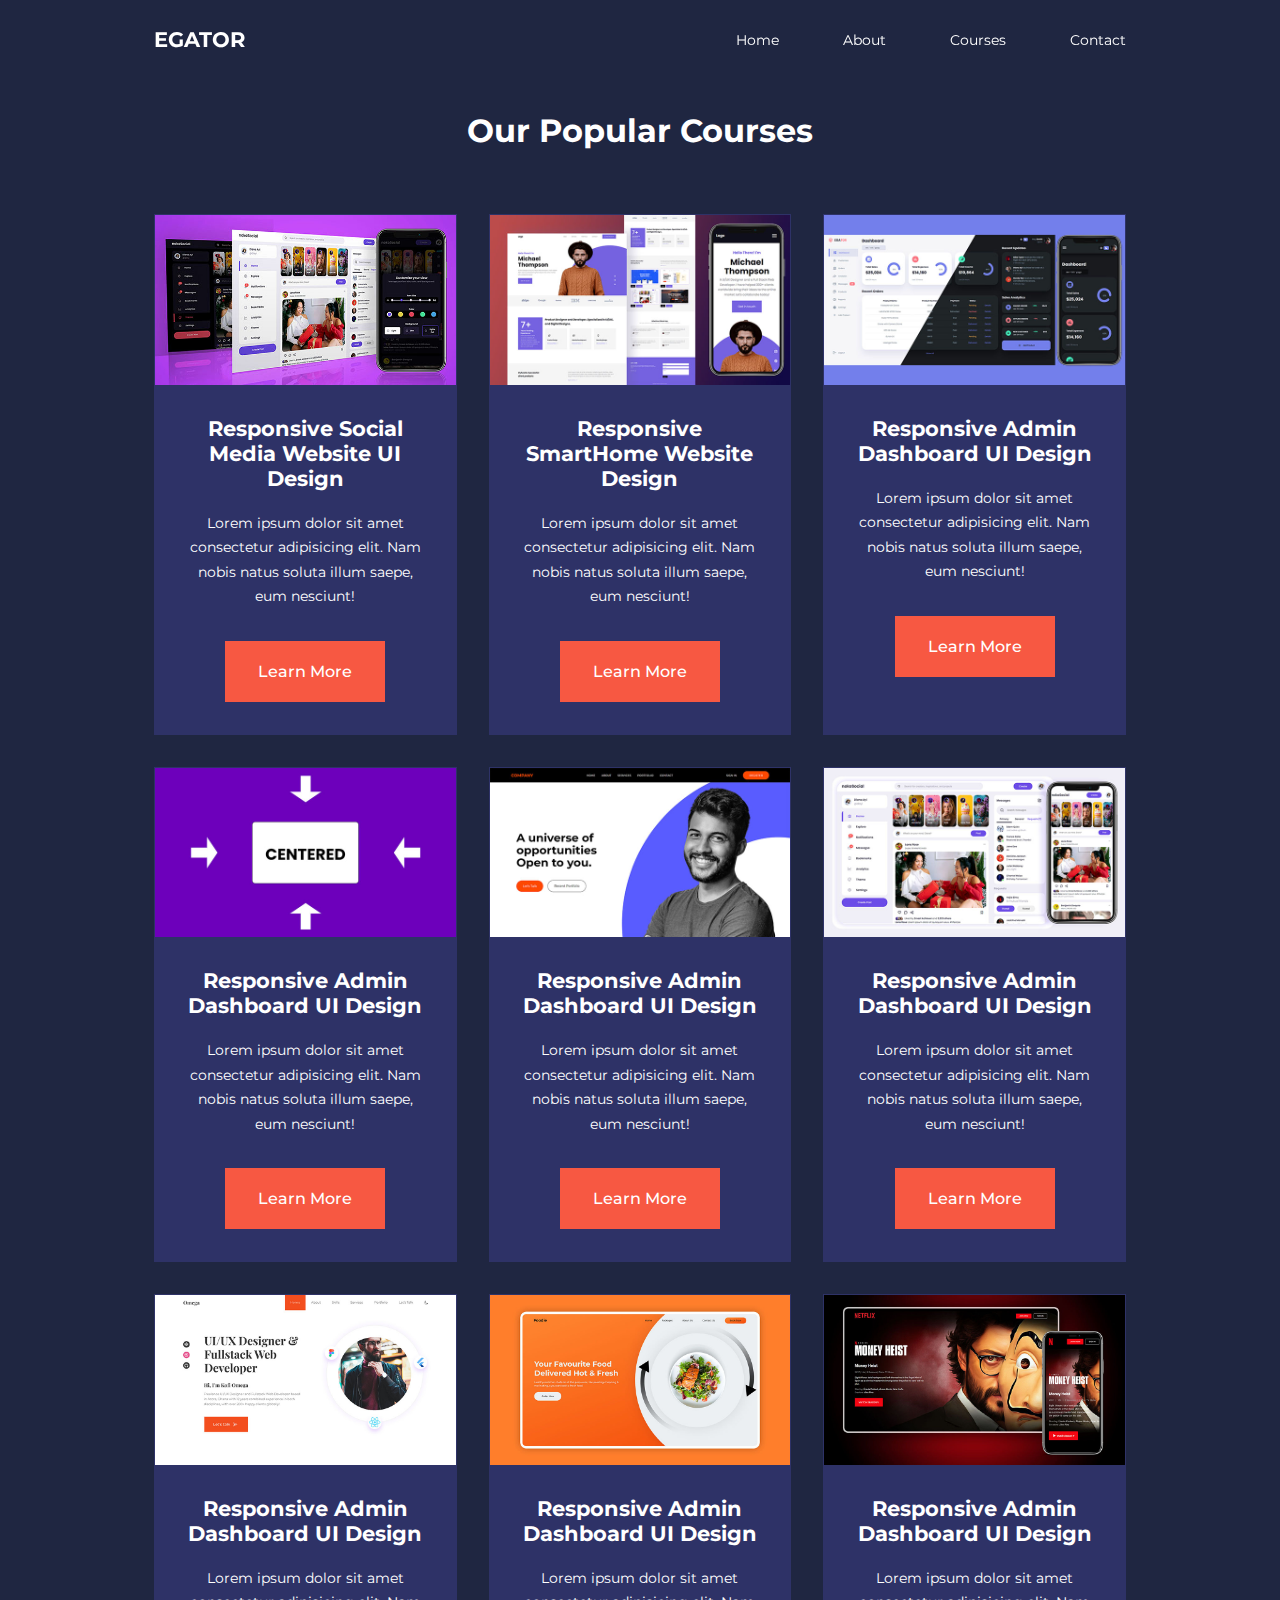
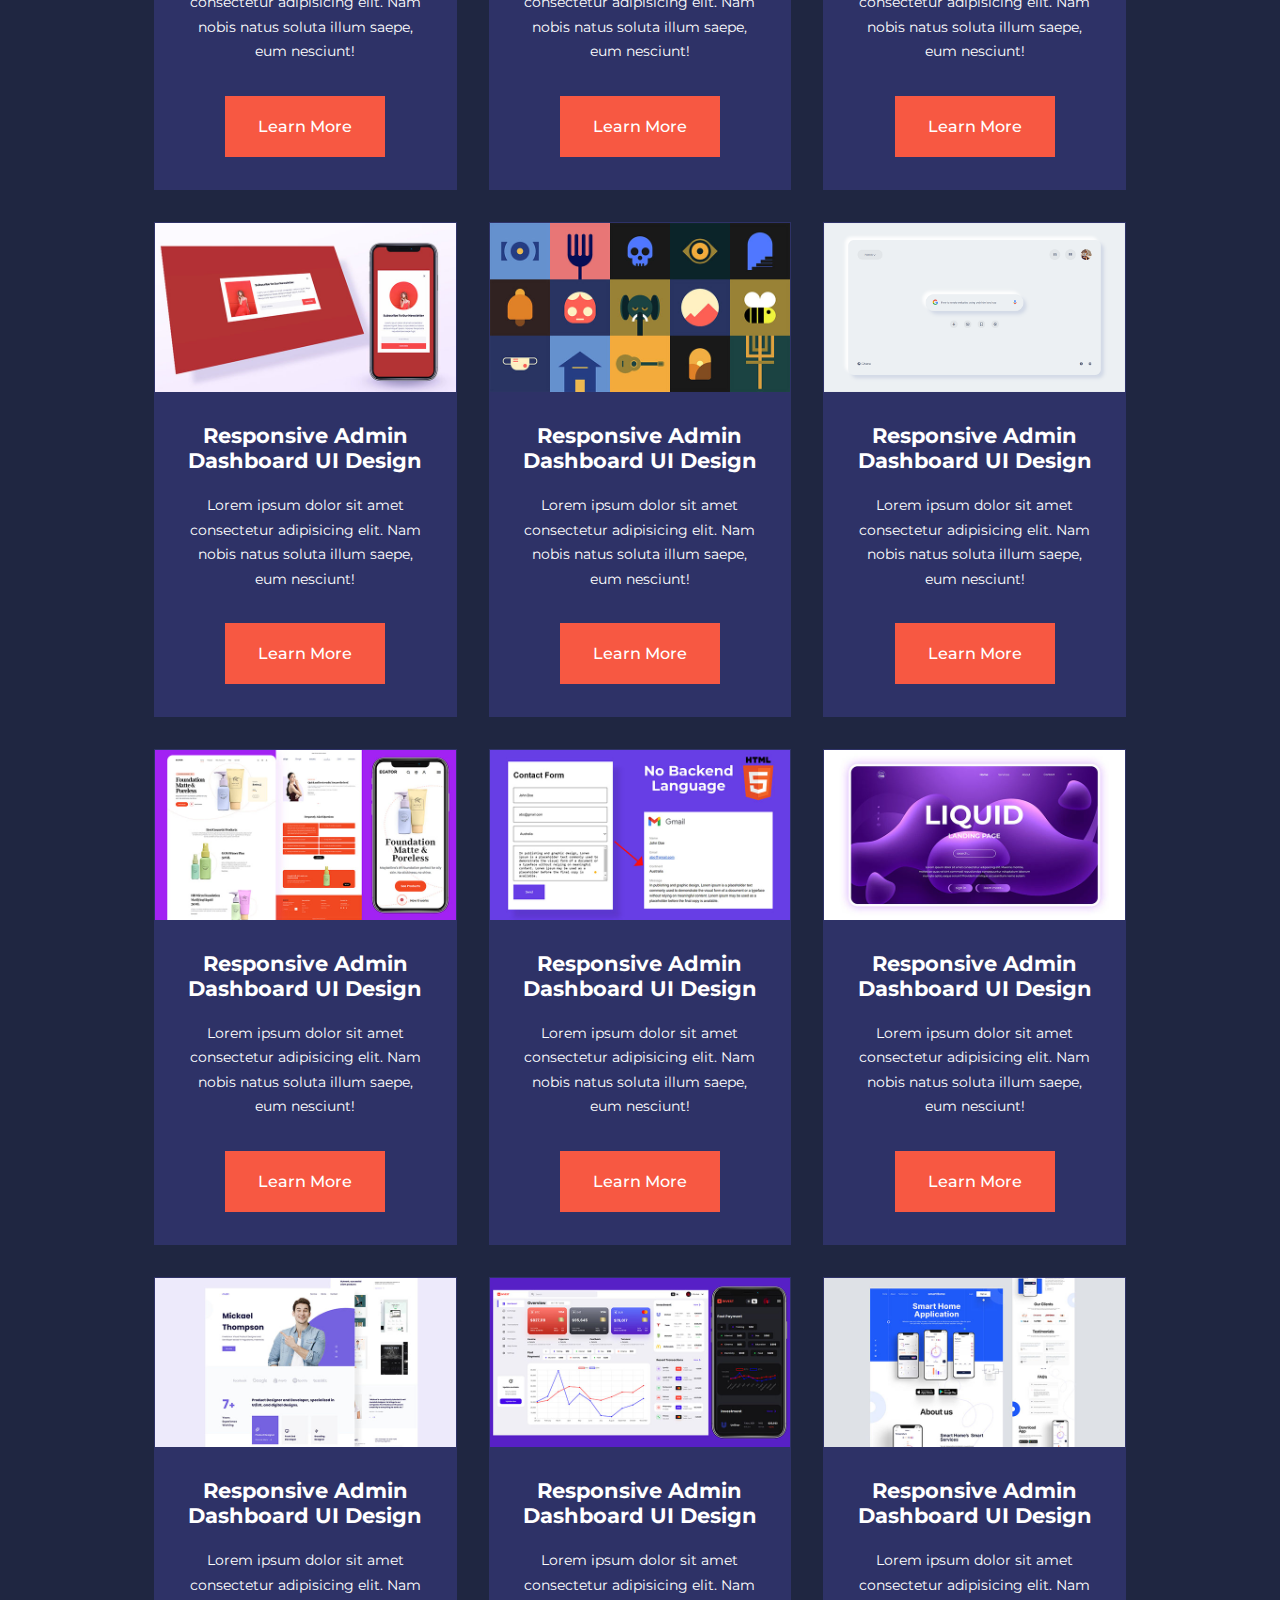
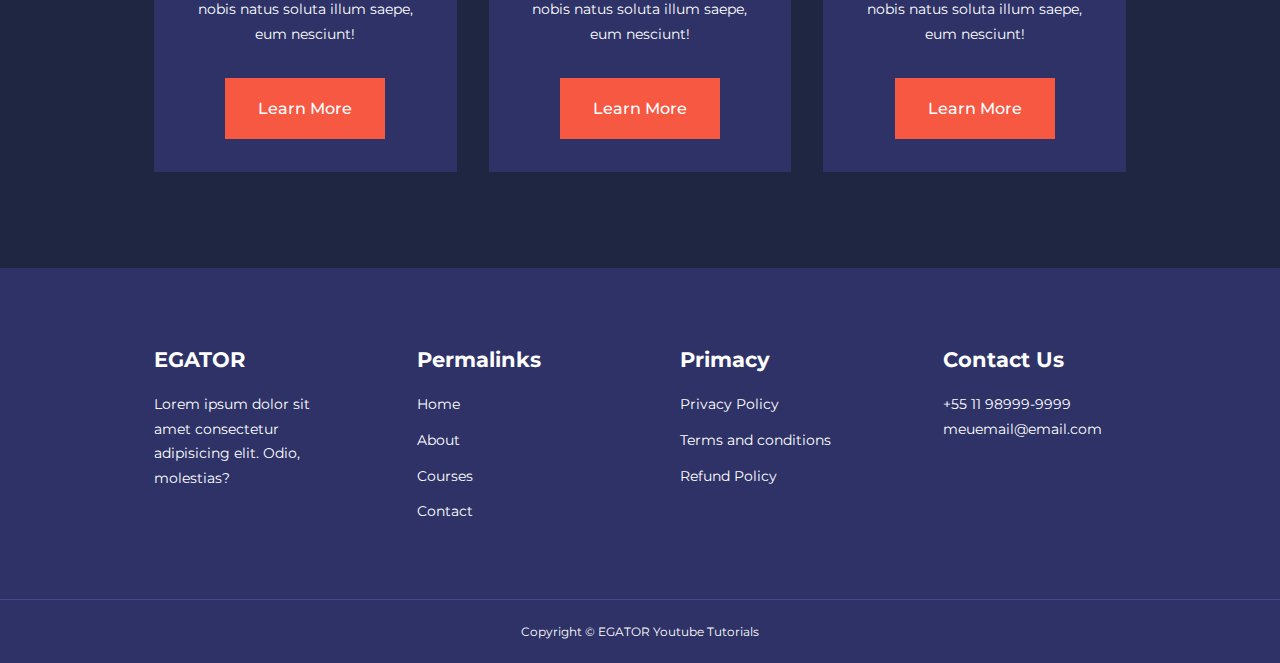
<file: courses.html>
<!DOCTYPE html>
<html lang="pt-br">
<head>
    <meta charset="UTF-8">
    <meta http-equiv="X-UA-Compatible" content="IE=edge">
    <meta name="viewport" content="width=device-width, initial-scale=1.0">
    <title>Website Educação</title>
    <!-- ICONSCOUT CDN -->
    <link rel="stylesheet" href="https://unicons.iconscout.com/release/v2.1.6/css/unicons.css">
    <!-- GOOGLE FONTS (MONTSERRAT) -->
    <link rel="preconnect" href="https://fonts.googleapis.com">
    <link rel="preconnect" href="https://fonts.gstatic.com" crossorigin>
    <link href="https://fonts.googleapis.com/css2?family=Montserrat:wght@300;400;500;600;700;800;900&display=swap" rel="stylesheet">
    <!-- SWIPER JS -->
    <link rel="stylesheet" href="https://cdn.jsdelivr.net/npm/swiper@8/swiper-bundle.min.css"/>
    
    <link rel="stylesheet" href="./css/style.css">
    <style>
        .courses {
            margin-top: 1rem;
        }
    </style>
</head>
<body>
     <!-- ========================= NAVBAR ================== -->
    <nav>
        <div class="container nav__container">
            <a href="index.html"><h4>EGATOR</h4></a>
            <ul class="nav__menu">
                <li><a href="index.html">Home</a></li>
                <li><a href="about.html">About</a></li>
                <li><a href="courses.html">Courses</a></li>
                <li><a href="contact.html">Contact</a></li>
            </ul>
            <button id="open-menu-btn"><i class="uil uil-bars"></i></button>
            <button id="close-menu-btn"><i class="uil uil-multiply"></i></button>
        </div>
    </nav>
    <!-- ========================= END OF NAVBAR ================== -->

    <section class="courses">
        <h2>Our Popular Courses</h2>
        <div class="container courses__container">
            <article class="course">
                <div class="course__image">
                    <img src="./images/course1.jpg" alt="course 1">
                </div>
                <div class="course__info">
                    <h4>Responsive Social Media Website UI Design</h4>
                    <p>Lorem ipsum dolor sit amet consectetur adipisicing elit. Nam nobis natus soluta illum saepe, eum nesciunt!</p>
                    <a href="courses.html" class="btn btn-primary">Learn More</a>
                </div>
            </article>

            <article class="course">
                <div class="course__image">
                    <img src="./images/course2.jpg" alt="course 2">
                </div>
                <div class="course__info">
                    <h4>Responsive SmartHome Website Design</h4>
                    <p>Lorem ipsum dolor sit amet consectetur adipisicing elit. Nam nobis natus soluta illum saepe, eum nesciunt!</p>
                    <a href="courses.html" class="btn btn-primary">Learn More</a>
                </div>
            </article>

            <article class="course">
                <div class="course__image">
                    <img src="./images/course3.jpg" alt="course 3">
                </div>
                <div class="course__info">
                    <h4>Responsive Admin Dashboard UI Design</h4>
                    <p>Lorem ipsum dolor sit amet consectetur adipisicing elit. Nam nobis natus soluta illum saepe, eum nesciunt!</p>
                    <a href="courses.html" class="btn btn-primary">Learn More</a>
                </div>
            </article>

            <article class="course">
                <div class="course__image">
                    <img src="./images/course4.jpg" alt="course 4">
                </div>
                <div class="course__info">
                    <h4>Responsive Admin Dashboard UI Design</h4>
                    <p>Lorem ipsum dolor sit amet consectetur adipisicing elit. Nam nobis natus soluta illum saepe, eum nesciunt!</p>
                    <a href="courses.html" class="btn btn-primary">Learn More</a>
                </div>
            </article>

            <article class="course">
                <div class="course__image">
                    <img src="./images/course5.jpg" alt="course 5">
                </div>
                <div class="course__info">
                    <h4>Responsive Admin Dashboard UI Design</h4>
                    <p>Lorem ipsum dolor sit amet consectetur adipisicing elit. Nam nobis natus soluta illum saepe, eum nesciunt!</p>
                    <a href="courses.html" class="btn btn-primary">Learn More</a>
                </div>
            </article>
            
            <article class="course">
                <div class="course__image">
                    <img src="./images/course6.jpg" alt="course 6">
                </div>
                <div class="course__info">
                    <h4>Responsive Admin Dashboard UI Design</h4>
                    <p>Lorem ipsum dolor sit amet consectetur adipisicing elit. Nam nobis natus soluta illum saepe, eum nesciunt!</p>
                    <a href="courses.html" class="btn btn-primary">Learn More</a>
                </div>
            </article>

            <article class="course">
                <div class="course__image">
                    <img src="./images/course7.jpg" alt="course 7">
                </div>
                <div class="course__info">
                    <h4>Responsive Admin Dashboard UI Design</h4>
                    <p>Lorem ipsum dolor sit amet consectetur adipisicing elit. Nam nobis natus soluta illum saepe, eum nesciunt!</p>
                    <a href="courses.html" class="btn btn-primary">Learn More</a>
                </div>
            </article>

            <article class="course">
                <div class="course__image">
                    <img src="./images/course8.jpg" alt="course 8">
                </div>
                <div class="course__info">
                    <h4>Responsive Admin Dashboard UI Design</h4>
                    <p>Lorem ipsum dolor sit amet consectetur adipisicing elit. Nam nobis natus soluta illum saepe, eum nesciunt!</p>
                    <a href="courses.html" class="btn btn-primary">Learn More</a>
                </div>
            </article>

            <article class="course">
                <div class="course__image">
                    <img src="./images/course9.jpg" alt="course 9">
                </div>
                <div class="course__info">
                    <h4>Responsive Admin Dashboard UI Design</h4>
                    <p>Lorem ipsum dolor sit amet consectetur adipisicing elit. Nam nobis natus soluta illum saepe, eum nesciunt!</p>
                    <a href="courses.html" class="btn btn-primary">Learn More</a>
                </div>
            </article>

            <article class="course">
                <div class="course__image">
                    <img src="./images/course10.jpg" alt="course 10">
                </div>
                <div class="course__info">
                    <h4>Responsive Admin Dashboard UI Design</h4>
                    <p>Lorem ipsum dolor sit amet consectetur adipisicing elit. Nam nobis natus soluta illum saepe, eum nesciunt!</p>
                    <a href="courses.html" class="btn btn-primary">Learn More</a>
                </div>
            </article>

            <article class="course">
                <div class="course__image">
                    <img src="./images/course11.jpg" alt="course 11">
                </div>
                <div class="course__info">
                    <h4>Responsive Admin Dashboard UI Design</h4>
                    <p>Lorem ipsum dolor sit amet consectetur adipisicing elit. Nam nobis natus soluta illum saepe, eum nesciunt!</p>
                    <a href="courses.html" class="btn btn-primary">Learn More</a>
                </div>
            </article>

            <article class="course">
                <div class="course__image">
                    <img src="./images/course12.jpg" alt="course 12">
                </div>
                <div class="course__info">
                    <h4>Responsive Admin Dashboard UI Design</h4>
                    <p>Lorem ipsum dolor sit amet consectetur adipisicing elit. Nam nobis natus soluta illum saepe, eum nesciunt!</p>
                    <a href="courses.html" class="btn btn-primary">Learn More</a>
                </div>
            </article>

            <article class="course">
                <div class="course__image">
                    <img src="./images/course13.jpg" alt="course 13">
                </div>
                <div class="course__info">
                    <h4>Responsive Admin Dashboard UI Design</h4>
                    <p>Lorem ipsum dolor sit amet consectetur adipisicing elit. Nam nobis natus soluta illum saepe, eum nesciunt!</p>
                    <a href="courses.html" class="btn btn-primary">Learn More</a>
                </div>
            </article>

            <article class="course">
                <div class="course__image">
                    <img src="./images/course14.jpg" alt="course 14">
                </div>
                <div class="course__info">
                    <h4>Responsive Admin Dashboard UI Design</h4>
                    <p>Lorem ipsum dolor sit amet consectetur adipisicing elit. Nam nobis natus soluta illum saepe, eum nesciunt!</p>
                    <a href="courses.html" class="btn btn-primary">Learn More</a>
                </div>
            </article>

            <article class="course">
                <div class="course__image">
                    <img src="./images/course15.jpg" alt="course 15">
                </div>
                <div class="course__info">
                    <h4>Responsive Admin Dashboard UI Design</h4>
                    <p>Lorem ipsum dolor sit amet consectetur adipisicing elit. Nam nobis natus soluta illum saepe, eum nesciunt!</p>
                    <a href="courses.html" class="btn btn-primary">Learn More</a>
                </div>
            </article>

            <article class="course">
                <div class="course__image">
                    <img src="./images/course16.jpg" alt="course 16">
                </div>
                <div class="course__info">
                    <h4>Responsive Admin Dashboard UI Design</h4>
                    <p>Lorem ipsum dolor sit amet consectetur adipisicing elit. Nam nobis natus soluta illum saepe, eum nesciunt!</p>
                    <a href="courses.html" class="btn btn-primary">Learn More</a>
                </div>
            </article>

            <article class="course">
                <div class="course__image">
                    <img src="./images/course17.jpg" alt="course 17">
                </div>
                <div class="course__info">
                    <h4>Responsive Admin Dashboard UI Design</h4>
                    <p>Lorem ipsum dolor sit amet consectetur adipisicing elit. Nam nobis natus soluta illum saepe, eum nesciunt!</p>
                    <a href="courses.html" class="btn btn-primary">Learn More</a>
                </div>
            </article>

            <article class="course">
                <div class="course__image">
                    <img src="./images/course18.jpg" alt="course 18">
                </div>
                <div class="course__info">
                    <h4>Responsive Admin Dashboard UI Design</h4>
                    <p>Lorem ipsum dolor sit amet consectetur adipisicing elit. Nam nobis natus soluta illum saepe, eum nesciunt!</p>
                    <a href="courses.html" class="btn btn-primary">Learn More</a>
                </div>
            </article>
        </div>
    </section>

    <!-- ========================= END OF COURSES ================== -->

    <footer>
        <div class="container footer__container">
            <div class="footer__1">
                <a href="index.html" class="footer__logo"><h4>EGATOR</h4></a>
                <p>Lorem ipsum dolor sit amet consectetur adipisicing elit. Odio, molestias?</p>
            </div>

            <div class="footer__2">
                <h4>Permalinks</h4>
                <ul class="permalinks">
                    <li><a href="index.html">Home</a></li>
                    <li><a href="about.html">About</a></li>
                    <li><a href="courses.html">Courses</a></li>
                    <li><a href="contact.html">Contact</a></li>
                </ul>
            </div>

            <div class="footer__3">
                <h4>Primacy</h4>
                <ul class="privacy">
                    <li><a href="#">Privacy Policy</a></li>
                    <li><a href="#">Terms and conditions</a></li>
                    <li><a href="#">Refund Policy</a></li>
                </ul>
            </div>

            <div class="footer__4">
                <h4>Contact Us</h4>
                <div>
                    <p>+55 11 98999-9999</p>
                    <p>meuemail@email.com</p>
                </div>

                <ul class="footer__socials">
                    <li>
                        <a href="#"><i class="uil uil-facebook-f"></i></a>
                    </li>
                    <li>
                        <a href="#"><i class="uil uil-instagram-alt"></i></a>
                    </li>
                    <li>
                        <a href="#"><i class="uil uil-twitter"></i></a>
                    </li>
                    <li>
                        <a href="#"><i class="uil uil-linkedin-alt"></i></a>
                    </li>
                </ul>
            </div>
        </div>
        <div class="footer__copyright">
            <small>Copyright &copy; EGATOR Youtube Tutorials</small>
        </div>
    </footer>

    <script src="./main.js"></script>

</body>
</html>
</file>
<file: css/style.css>
@charset "UTF-8";

* {
    margin: 0;
    padding: 0;
    border: 0;
    outline: 0;
    text-decoration: none;
    list-style: none;
    box-sizing: border-box;
}

:root {
    --color-primary: #6c63ff;
    --color-success: #00bf8e;
    --color-warning: #f7c94b;
    --color-danger: #f75842;
    --color-danger-variant: rgba(247, 88, 66, 0.4);
    --color-white: #fff;
    --color-light: rgba(255, 255, 255, 0.7);
    --color-black: #000;
    --color-bg: #1f2641;
    --color-bg1: #2e3267;
    --color-bg2: #424890;

    --container-width-lg: 76%;
    --container-width-md: 90%;
    --container-width-sm: 94%;

    --transition: all 400ms ease;
}

body {
    font-family: 'Montserrat', sans-serif;
    line-height: 1.7;
    color: var(--color-white);
    background: var(--color-bg);
}

.container {
    width: var(--container-width-lg);
    margin: 0 auto;
}

section {
    padding: 6rem 0;
}

section h2 {
    text-align: center;
    margin-bottom: 4rem;
}

h1, h2, h3, h4, h5 {
    line-height: 1.2;
}

h1 {
    font-size: 2.4rem;
}

h2 {
    font-size: 2rem;
}

h3 {
    font-size: 1.6rem;
}

h4 {
    font-size: 1.3rem;
}

a {
    color: var(--color-white);
}

img {
    width: 100%;
    display: block;
    object-fit: cover;
}

.btn {
    display: inline-block;
    background: var(--color-white);
    color: var(--color-black);
    padding: 1rem 2rem;
    border: 1px solid transparent;
    font-weight: 500;
}

.btn:hover {
    background: transparent;
    color: var(--color-white);
    border-color: var(--color-white);
}

.btn-primary {
    background: var(--color-danger);
    color: var(--color-white);
}

/* ========================= NAVBAR =================*/
nav {
    background: transparent;
    width: 100vw;
    height: 5rem;
    position: fixed;
    top: 0;
    z-index: 11;
}

/* change navbar styles on scroll using javaScript */
.window-scroll {
    background: var(--color-primary);
    box-shadow: 0 1rem 2rem rgba(0, 0, 0, 0.2);
    transition: var(--transition);
}

.nav__container {
    height: 100%;
    display: flex;
    justify-content: space-between;
    align-items: center;
}

nav button {
    display: none;
}

.nav__menu {
    display: flex;
    align-items: center;
    gap: 4rem;
}

.nav__menu a {
    font-size: 0.9rem;
    transition: var(--transition);
}

.nav__menu a:hover {
    color: var(--color-bg2);
}

/* ========================= HEADER =================*/

.header__container {
    display: grid;
    grid-template-columns: 1fr 1fr;
    align-items: center;
    gap: 5rem;
    height: 100%;
    margin-top: 5rem;
}

.header__left p {
    margin: 1rem 0 2.4rem;
}

/* ========================= CATEGORIES =================*/
.categories {
    background: var(--color-bg1);
    height: 32rem;
    margin-top: 5rem;
}

.categories h1 {
    line-height: 1;
    margin-bottom: 3rem;
}

.categories__container {
    display: grid;
    grid-template-columns: 40% 60%;
    /* gap: 4rem; */
}

.categories__left {
    margin-right: 4rem;
}

.categories__left p {
    margin: 1rem 0 3rem;
}

.categories__right {
    display: grid;
    grid-template-columns: repeat(3, 1fr);
    gap: 1.2rem;
}

.category {
    background: var(--color-bg2);
    padding: 2rem;
    border-radius: 2rem;
    transition: var(--transition);
}

.category:hover {
    box-shadow: 0 3rem 3rem rgba(0, 0, 0, 0.3);
    z-index: 1;
}

.category__icon {
    background: var(--color-primary);
    padding: 0.7rem;
    border-radius: 0.9rem;
}

.category:nth-child(2) .category__icon {
    background: var(--color-danger);
}

.category:nth-child(3) .category__icon {
    background: var(--color-success);
}

.category:nth-child(4) .category__icon {
    background: var(--color-warning);
}

.category:nth-child(5) .category__icon {
    background: var(--color-success);
}

.category h5 {
    margin: 2rem 0 1rem;
}

.category p {
    font-size: 0.85rem;
}

/* ========================= COURSES =================*/
.courses {
    margin-top: 10rem;
}

.courses__container {
    display: grid;
    grid-template-columns: repeat(3, 1fr);
    gap: 2rem;
}

.course {
    background: var(--color-bg1);
    text-align: center;
    border: 1px solid transparent;
    transition: var(--transition);
}

.course:hover {
    background: transparent;
    border-color: var(--color-primary);
}

.course__info {
    padding: 2rem;
}

.course__info p {
    margin: 1.2rem 0 2rem;
    font-size: 0.9rem;
}

/* ========================= FAQs =================*/
.faqs {
    background: var(--color-bg1);
    box-shadow: inset 0 0 3rem rgba(0, 0, 0, 0.5);
}

.faqs__container {
    display: grid;
    grid-template-columns: 1fr 1fr;
    gap: 1rem;
}

.faq {
    padding: 2rem;
    display: flex;
    align-items: center;
    gap: 1.4rem;
    height: fit-content;
    background: var(--color-primary);
    cursor: pointer;
}

.faq h4 {
    font-size: 1rem;
    line-height: 2.2;
}

.faq__icon {
    align-self: flex-start;
    font-size: 1.2rem;
}

.faq p {
    margin-top: 0.8rem;
    display: none;
}

.faq.open p {
    display: block;
}

/* ========================= Testimonials =================*/
.testimonials__container {
    overflow-x: hidden;
    position: relative;
    margin-bottom: 5rem;
}

.testimonial {
    padding-top: 2rem;
}

.avatar {
    width: 6rem;
    height: 6rem;
    border-radius: 50%;
    overflow: hidden;
    margin: 0 auto 1rem;
    border: 1rem solid var(--color-bg1);

}

.testimonial__info {
    text-align: center;
}

.testimonial__body {
    background: var(--color-primary);
    padding: 2rem;
    margin-top: 3rem;
    position: relative;
}

.testimonial__body::before {
    content: "";
    display: block;
    background: linear-gradient(
        135deg,
        transparent, 
        var(--color-primary), 
        var(--color-primary),
        var(--color-primary)
        );
    width: 3rem;
    height: 3rem;
    position: absolute;
    left: 50%;
    top: -1.5rem;
    transform: rotate(45deg);
}

/* ========================= FOOTER =================*/
footer {
    background: var(--color-bg1);
    padding-top: 5rem;
    font-size: 0.9rem;
}

.footer__container {
    display: grid;
    grid-template-columns: repeat(4, 1fr);
    gap: 5rem;
}

.footer__container > div h4 {
    margin-bottom: 1.2rem;
}

.footer__1 p {
    margin: 0 0 2rem;
}

footer ul li {
    margin-bottom: 0.7rem;
}

footer ul li a:hover {
    text-decoration: underline;
}

.footer__socials {
    display: flex;
    gap: 1rem;
    font-size: 1.2rem;
    margin-top: 2rem;
}

.footer__copyright {
    text-align: center;
    margin-top: 4rem;
    padding: 1.2rem 0;
    border-top: 1px solid var(--color-bg2);
}

/* ========================= MEDIA QUERIES (TABLETS) =================*/
@media screen and (max-width: 1204px) {
    .container {
        width: var(--container-width-md);
    }

    h1 {
        font-size: 2.2rem;
    }

    h2 {
        font-size: 1.7rem;
    }

    h3 {
        font-size: 1.4rem;
    }

    h4 {
        font-size: 1.2rem;
    }

    /* ========================= NAVBAR =================*/
    nav button {
        display: inline-block;
        background: transparent;
        font-size: 1.8rem;
        color: var(--color-white);
        cursor: pointer;
    }

    nav button#close-menu-btn {
        display: none;
    }

    .nav__menu {
        position: fixed;
        top: 5rem;
        right: 5%;
        height: fit-content;
        width: 18rem;
        flex-direction: column;
        gap: 0;
        display: none;
    }

    .nav__menu li {
        width: 100%;
        height: 5.8rem;
        animation: animateNavItems 400ms linear forwards;
        transform-origin: top right;
        opacity: 0;
    }

    .nav__menu li:nth-child(2){
        animation-delay: 200ms;
    }

    .nav__menu li:nth-child(3){
        animation-delay: 400ms;
    }

    .nav__menu li:nth-child(4){
        animation-delay: 600ms;
    }

    @keyframes animateNavItems {
        0% {
            transform: rotateZ(-90deg) rotateX(90deg) scale(0.1);
        }
        100% {
            transform: rotateZ(0) rotateX(0deg) scale(1);
            opacity: 1;
        }
    }

    .nav__menu li a {
        background: var(--color-primary);
        box-shadow: -4rem 6rem 10rem rgba(0, 0, 0, 0.6);
        width: 100%;
        height: 100%;
        display: grid;
        place-items: center;
    }

    .nav__menu li a:hover {
        background: var(--color-bg2);
        color: var(--color-white);
    }

    /* ========================= HEADER =================*/
    header {
        height: 52vh;
        margin-bottom: 4rem;
    }

    .header__container {
        gap: 0;
        padding-bottom: 3rem;
    }

    /* ========================= CATEGORIES =================*/
    .categories {
        height: auto;
    }

    .categories__container {
        grid-template-columns: 1fr;
        gap: 3rem;
    }

    .categories__left {
        margin-right: 0;
    }

    /* ========================= COURSES =================*/
    .courses {
        margin-top: 0;
    }

    .courses__container {
        grid-template-columns: 1fr 1fr;
    }

    /* ========================= FAQs =================*/
    .faqs__container {
        grid-template-columns: 1fr;
    }

    .faq {
        padding: 1.5rem;
    }

    /* ========================= FOOTER =================*/
    .footer__container {
        grid-template-columns: 1fr 1fr;
    }
}

/* ========================= MEDIA QUERIES (PHONES) =================*/
@media screen and (max-width: 600px) {
    .container {
        width: var(--container-width-sm);
    }

    /* ========================= NAVBAR =================*/
    .nav__menu {
        right: 3%;

    }

    /* ========================= HEADER =================*/
    header {
        height: 100vh;
    }

    .header__container {
        grid-template-columns: 1fr;
        gap: 1rem;
        text-align: center;
        margin-top: 5rem;
    }

    .header__left p {
        margin-bottom: 1.3rem;
    }

    /* ========================= CATEGORIES =================*/
    .categories__right {
        grid-template-columns: 1fr 1fr;
        gap: 0.7rem;
    }

    .category {
        padding: 1rem;
        border-radius: 1rem;
    }

    .category__icon {
        margin-top: 4px;
        display: inline-block;
    }

    /* ========================= COURSES =================*/
    .courses__container {
        grid-template-columns: 1fr;
        
    }

    /* ========================= TESTIMONIALS =================*/
    .testimonial__body {
        padding: 1.2rem;
    }

    /* ========================= FOOTER =================*/
    .footer__container {
        grid-template-columns: 1fr;
        text-align: center;
        gap: 2rem;
    }

    .footer__1 p {
        margin: 1rem auto;
    }

    .footer__socials {
        justify-content: center;
    }
}
</file>
<file: css/about.css>
/* ====================== ACHIEVEMENTS ========================== */

.about__achievements {
    margin-top: 3rem;
}

.about__achievements-container {
    display: grid;
    grid-template-columns: 40% 60%;
    gap: 5rem;
}

.about__achievements-right > p {
    margin: 1.6rem 0 2.5rem;
}

.achievements__cards {
    display: grid;
    grid-template-columns: repeat(3, 1fr);
    gap: 1.5rem;
}

.achievement__card {
    background: var(--color-bg1);
    padding: 1.6rem;
    border-radius: 1rem;
    text-align: center;
    transition: var(--transition);
}

.achievement__card:hover {
    background: var(--color-bg2);
    box-shadow: 0 3rem 3rem rgba(0, 0, 0, 0.3);
}

.achievement__icon {
    background: var(--color-danger);
    padding: 0.6rem;
    border-radius: 1rem;
    display: inline-block;
    margin-bottom: 2rem;
    font-size: 2rem;
}

.achievement__card:nth-child(2) .achievement__icon {
    background: var(--color-success);
}

.achievement__card:nth-child(3) .achievement__icon {
    background: var(--color-primary);
}

.achievement__card p {
    margin-top: 1rem;
}

/* ====================== TEAM ========================== */

.team {
    background-color: var(--color-bg1);
    box-shadow: inset 0 0 3rem rgba(0, 0, 0, 0.5);
}

.team__container {
    display: grid;
    grid-template-columns: repeat(4, 1fr);
    gap: 2rem;
}

.team__member {
    background-color: var(--color-bg2);
    padding: 2rem;
    border: 1px solid transparent;
    transition: var(--transition);
    position: relative;
    overflow: hidden;

}

.team__member:hover {
    background-color: transparent;
    border-color: var(--color-primary);
}

.team__member-image img {
    filter: saturate(0);

}
.team__member-image:hover img {
    filter: saturate(1);
}

.team__member-info * {
    text-align: center;
    margin-top: 1.4rem;
}

.team__member-info p {
    color: var(--color-light);
}

.team__member-socials {
    position: absolute;
    top: 50%;
    transform: translateY(-50%);
    right: -100%;
    display: flex;
    flex-direction: column;
    background-color: var(--color-primary);
    border-radius: 1rem 0 0 1rem;
    box-shadow: -2rem 0 2rem rgba(0, 0, 0, 0.3);
    transition: var(--transition);
}

.team__member:hover .team__member-socials {
    right: 0;
}

.team__member-socials a {
    padding: 1rem;
}

/* ====================== MEDIA QUERIES (TABLETS) ========================== */
@media screen and (max-width: 1024px) {
    .about__achievements {
        margin-top: 2rem;
    }

    .about__achievements-container {
        grid-template-columns: 1fr;
        gap: 4rem;
    }

    .about__achievements-left {
        width: 80%;
        margin: 0 auto;
    }

    .team__container {
        grid-template-columns: repeat(3, 1fr);
        gap: 1.5rem;
    }

    .team__member {
        padding: 1rem;
    }
}

/* ====================== MEDIA QUERIES (MOBILE) ========================== */
@media screen and (max-width: 600px) {
    .achievements__cards {
        grid-template-columns: 1fr 1fr;
        gap: 0.7rem;
    }

    .team__container {
        grid-template-columns: 1fr 1fr;
    }

    .team__member {
        padding: 0;
    }

    .team__member p {
        margin-bottom: 1.5rem;
    }
}
</file>
<file: css/contact.css>
.contact__container {
    background-color: var(--color-bg1);
    padding: 4rem;
    display: grid;
    grid-template-columns: 40% 60%;
    gap: 4rem;
    height: 30rem;
    margin: 7rem auto;
    border-radius: 1rem;
}

/* ======================== ASIDE =========================== */

.contact__aside {
    background-color: var(--color-primary);
    padding: 3rem;
    border-radius: 1rem;
    position: relative;
    bottom: 10rem;
}

.aside__image {
    width: 12rem;
    margin-bottom: 2rem;
}

.contact__aside h2 {
    text-align: left;
    margin-bottom: 1rem;
}

.contact__aside p {
    font-size: 0.9rem;
    margin-bottom: 2rem;
}

.contact__details li {
    display: flex;
    gap: 1rem;
    align-items: center;
    margin-bottom: 1rem;
}

.contact__socials {
    display: flex;
    gap: 0.8rem;
    margin-top: 3rem;
}

.contact__socials a {
    background-color: var(--color-bg2);
    padding: 0.5rem;
    border-radius: 50%;
    font-size: 0.9rem;
    transition: var(--transition);
}

.contact__socials a:hover {
    background-color: transparent;
}

/* ======================== FORM =========================== */
.contact__form {
    display: flex;
    flex-direction: column;
    gap: 1.2rem;
    margin-right: 4rem;
}

.form__name {
    display: flex;
    gap: 1.2rem;
}

.contact__form input[type="text"] {
    width: 50%;
}

input,
textarea {
    width: 100%;
    padding: 1rem;
    background-color: var(--color-bg);
    color: var(--color-white);
}

.contact__form .btn {
    width: max-content;
    margin-top: 1rem;
    cursor: pointer;
}

/* ======================== MEDIA QUERIES (TABLETS) =========================== */
@media screen and (max-width: 1024px) {
    .contact {
        padding-bottom: 0;
    }

    .contact__container {
        gap: 1.5rem;
        margin-top: 3rem;
        height: auto;
        padding: 1.5rem;
    }

    .contact__aside {
        width: auto;
        padding: 1.5rem;
        bottom: 0;
    }

    .contact__form {
        align-self: center;
        margin-right: 1.5rem;
    }
}

/* ======================== MEDIA QUERIES (PHONES) =========================== */
@media screen and (max-width: 600px) {
    .contact__container {
        grid-template-columns: 1fr;
        gap: 3rem;
        margin-top: 0;
        padding: 0;
    }

    .contact__form {
        margin: 0 1.5rem 3rem;
    }

    .form__name {
        flex-direction: column;
    }

    .form__name input[type="text"] {
        width: 100%;
    }
}
</file>
